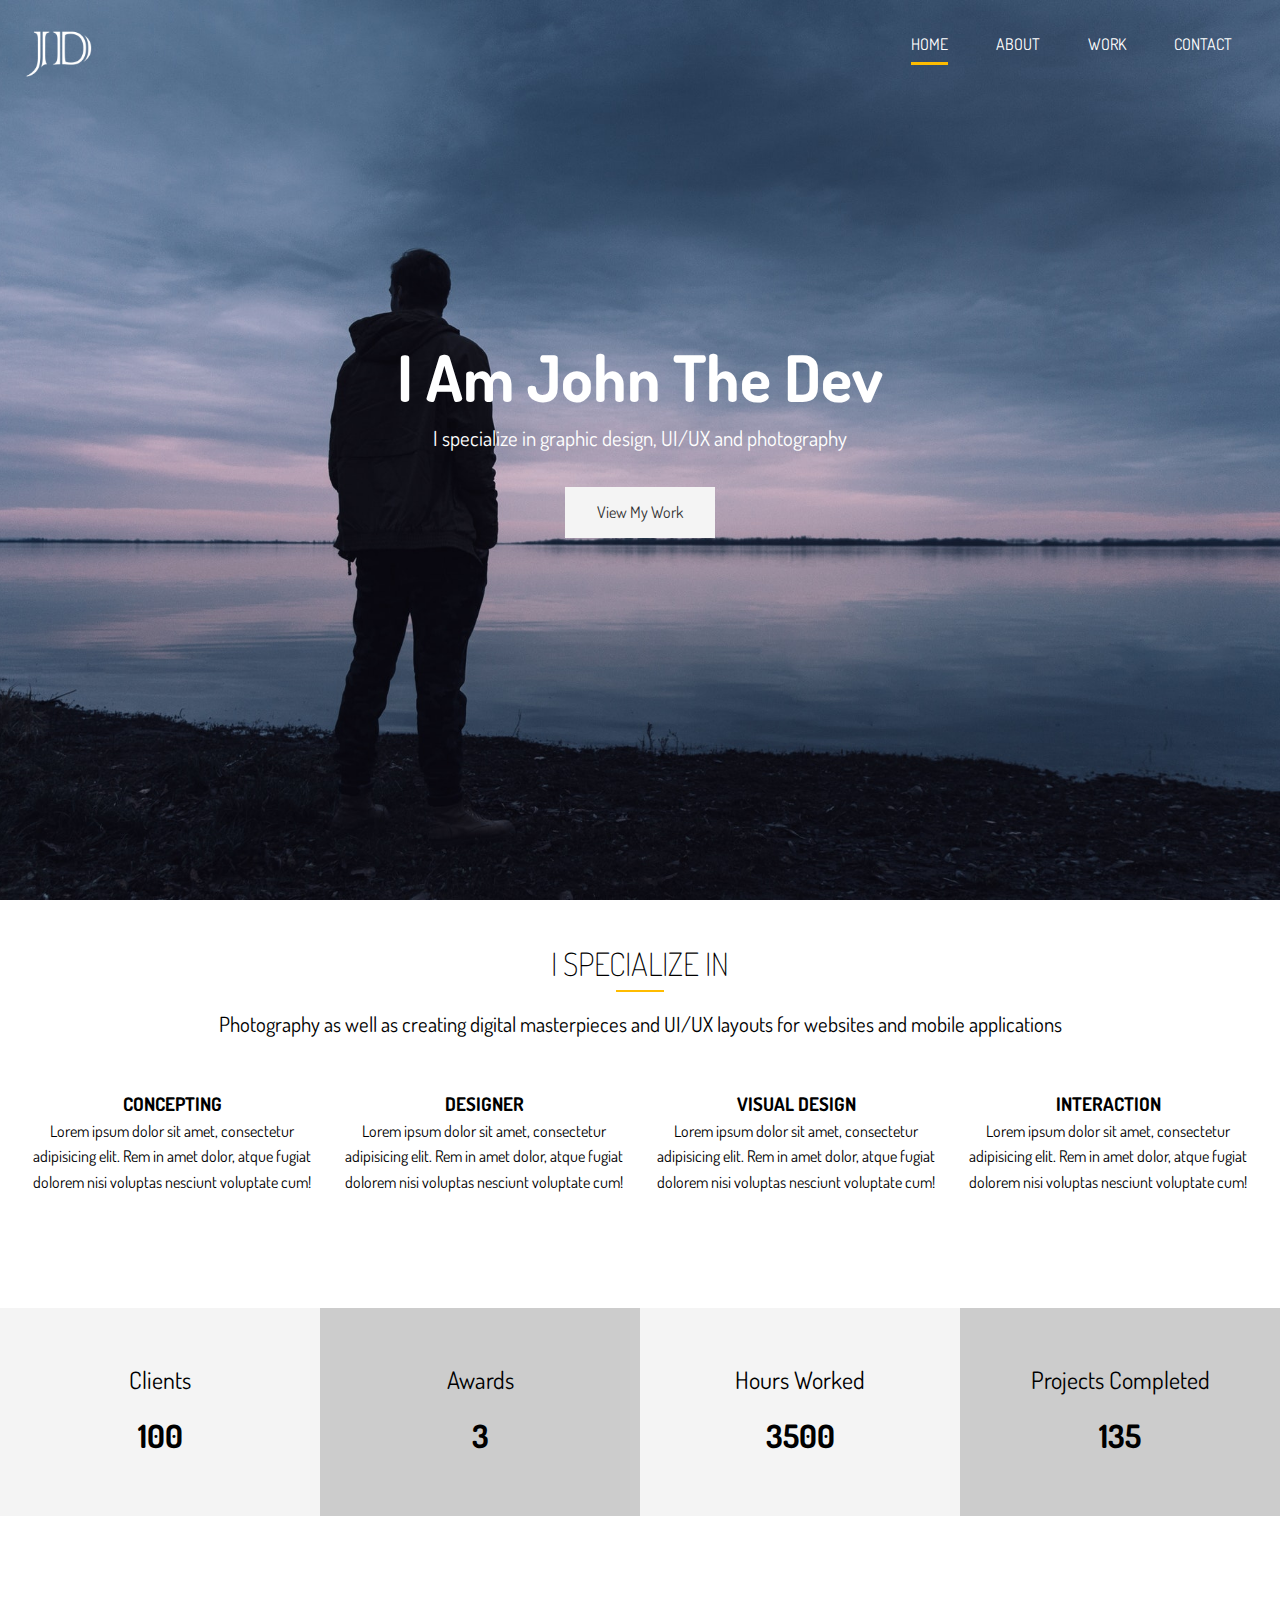
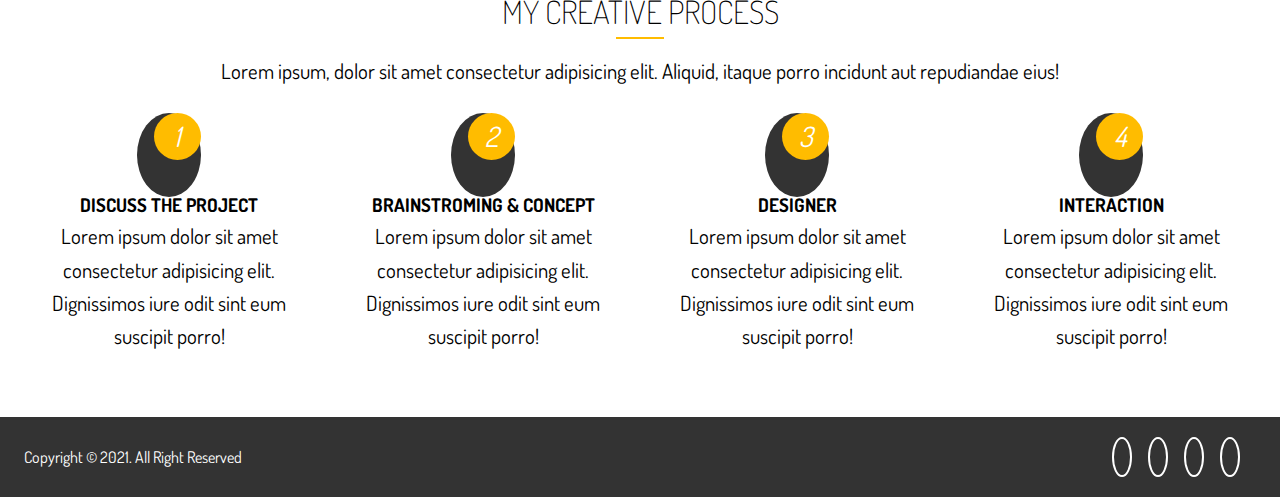
<file: index.html>
<!DOCTYPE html>
<html lang="en">
  <head>
    <meta charset="UTF-8" />
    <meta http-equiv="X-UA-Compatible" content="IE=edge" />
    <meta name="viewport" content="width=device-width, initial-scale=1.0" />
    <title>John Doe | UI/UX Designer & Photographer</title>
    <link
      rel="stylesheet"
      href="https://cdnjs.cloudflare.com/ajax/libs/font-awesome/5.15.3/css/all.min.css"
      integrity="sha512-iBBXm8fW90+nuLcSKlbmrPcLa0OT92xO1BIsZ+ywDWZCvqsWgccV3gFoRBv0z+8dLJgyAHIhR35VZc2oM/gI1w=="
      crossorigin="anonymous"
    />
    <link
      href="https://fonts.googleapis.com/css2?family=Dosis:wght@400;700&display=swap"
      rel="stylesheet"
    />
    <link rel="stylesheet" href="./main.css" />
  </head>
  <body>
    <header id="header-home">
      <div class="container">
        <nav id="main-nav">
          <img src="./img/logo.png" alt="logo" id="logo" />
          <ul>
            <li><a class="current" href="index.html">Home</a></li>
            <li><a href="about.html">About</a></li>
            <li><a href="work.html">Work</a></li>
            <li><a href="contact.html">Contact</a></li>
          </ul>
        </nav>
        <div class="header-content">
          <h1>
            I Am John The
            <span
              class="txt-type"
              data-wait="300"
              data-words='["Developer", "Photographer", "Designer"]'
            ></span>
          </h1>
          <p class="lead">
            I specialize in graphic design, UI/UX and photography
          </p>
          <a href="work.html" class="btn-light">View My Work</a>
        </div>
      </div>
    </header>

    <!-- Section: A Specialize  -->

    <section id="home-a" class="text-center py-2">
      <div class="container">
        <h2 class="section-title">I Specialize In</h2>
        <div class="bottom-line"></div>
        <p class="lead">
          Photography as well as creating digital masterpieces and UI/UX layouts
          for websites and mobile applications
        </p>
        <div class="specials">
          <div>
            <i class="fas fa-file-alt fa-2x"></i>
            <h3>Concepting</h3>
            <p>
              Lorem ipsum dolor sit amet, consectetur adipisicing elit. Rem in
              amet dolor, atque fugiat dolorem nisi voluptas nesciunt voluptate
              cum!
            </p>
          </div>
          <div>
            <i class="fas fa-desktop fa-2x"></i>
            <h3>Designer</h3>
            <p>
              Lorem ipsum dolor sit amet, consectetur adipisicing elit. Rem in
              amet dolor, atque fugiat dolorem nisi voluptas nesciunt voluptate
              cum!
            </p>
          </div>
          <div>
            <i class="fas fa-object-ungroup fa-2x"></i>
            <h3>Visual Design</h3>
            <p>
              Lorem ipsum dolor sit amet, consectetur adipisicing elit. Rem in
              amet dolor, atque fugiat dolorem nisi voluptas nesciunt voluptate
              cum!
            </p>
          </div>
          <div>
            <i class="fas fa-thumbs-up fa-2x"></i>
            <h3>Interaction</h3>
            <p>
              Lorem ipsum dolor sit amet, consectetur adipisicing elit. Rem in
              amet dolor, atque fugiat dolorem nisi voluptas nesciunt voluptate
              cum!
            </p>
          </div>
        </div>
      </div>
    </section>

    <!-- Section B: Stats -->

    <section id="home-b" class="text-center py-2">
      <div class="stats">
        <div>
          <ul>
            <li><i class="fas fa-users fa-3x"></i></li>
            <li class="stats-title">Clients</li>
            <li class="stats-number">100</li>
          </ul>
        </div>
        <div>
          <ul>
            <li><i class="fas fa-award fa-3x"></i></li>
            <li class="stats-title">Awards</li>
            <li class="stats-number">3</li>
          </ul>
        </div>
        <div>
          <ul>
            <li><i class="fas fa-hourglass-start fa-3x"></i></li>
            <li class="stats-title">Hours Worked</li>
            <li class="stats-number">3500</li>
          </ul>
        </div>
        <div>
          <ul>
            <li><i class="fas fa-code-branch fa-3x"></i></li>
            <li class="stats-title">Projects Completed</li>
            <li class="stats-number">135</li>
          </ul>
        </div>
      </div>
    </section>

    <!-- Section C: Process -->

    <section id="home-c" class="text-center py-2">
      <div class="container">
        <h2 class="section-title">My Creative Process</h2>
        <div class="bottom-line"></div>
        <p class="lead">
          Lorem ipsum, dolor sit amet consectetur adipisicing elit. Aliquid,
          itaque porro incidunt aut repudiandae eius!
        </p>
        <div class="process">
          <div>
            <i class="fas fa-file-alt fa-4x process-icon my-2">
              <div class="process-step">1</div>
            </i>
            <h3>Discuss The Project</h3>
            <p class="lead">
              Lorem ipsum dolor sit amet consectetur adipisicing elit.
              Dignissimos iure odit sint eum suscipit porro!
            </p>
          </div>
          <div>
            <i class="fas fa-desktop fa-4x process-icon my-2">
              <div class="process-step">2</div>
            </i>
            <h3>Brainstroming & Concept</h3>
            <p class="lead">
              Lorem ipsum dolor sit amet consectetur adipisicing elit.
              Dignissimos iure odit sint eum suscipit porro!
            </p>
          </div>
          <div>
            <i class="fas fa-object-ungroup fa-4x process-icon my-2">
              <div class="process-step">3</div>
            </i>
            <h3>Designer</h3>
            <p class="lead">
              Lorem ipsum dolor sit amet consectetur adipisicing elit.
              Dignissimos iure odit sint eum suscipit porro!
            </p>
          </div>
          <div>
            <i class="fas fa-thumbs-up fa-4x process-icon my-2">
              <div class="process-step">4</div>
            </i>
            <h3>Interaction</h3>
            <p class="lead">
              Lorem ipsum dolor sit amet consectetur adipisicing elit.
              Dignissimos iure odit sint eum suscipit porro!
            </p>
          </div>
        </div>
      </div>
    </section>

    <footer id="main-footer">
      <div class="footer-content container">
        <p>Copyright &copy; 2021. All Right Reserved</p>
        <div class="social">
          <i class="fab fa-twitter"></i>
          <i class="fab fa-facebook"></i>
          <i class="fab fa-instagram"></i>
          <i class="fab fa-linkedin"></i>
        </div>
      </div>
    </footer>

    <script src="./typewriter.js"></script>
  </body>
</html>
</file>
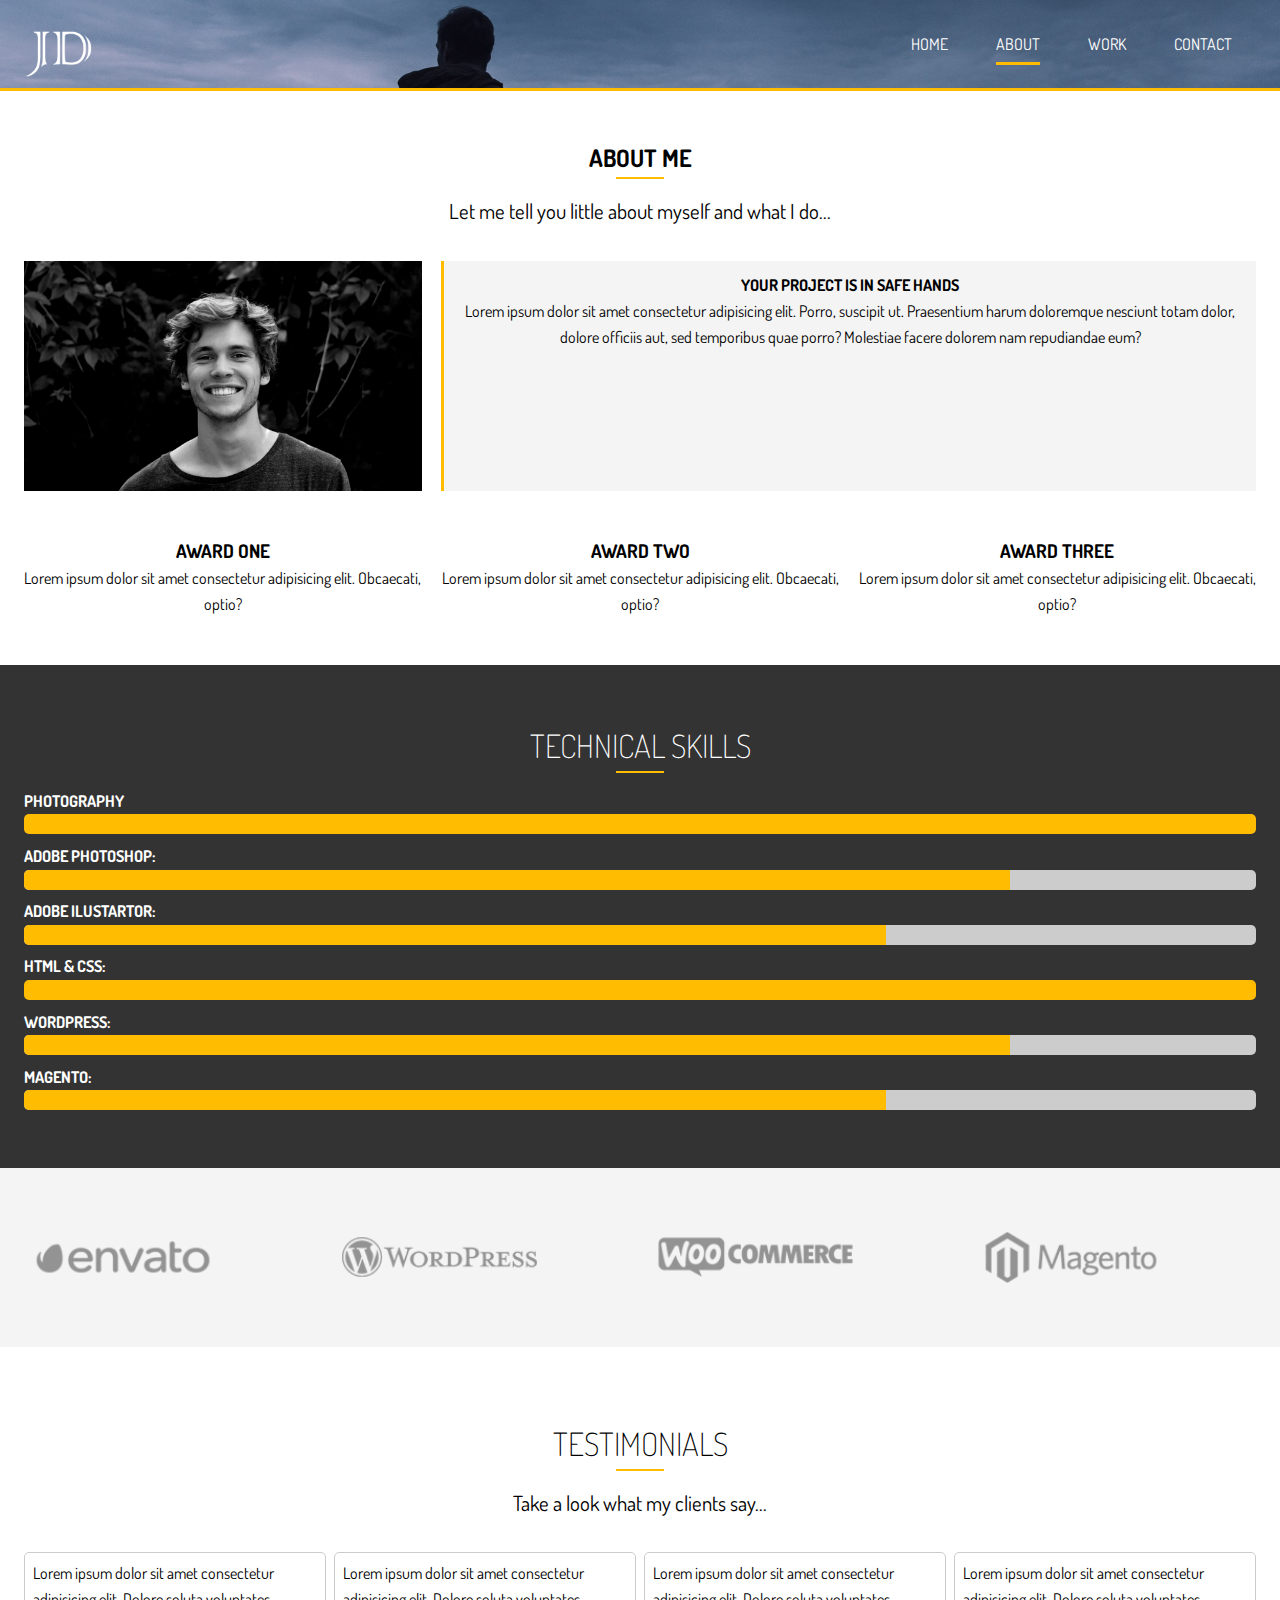
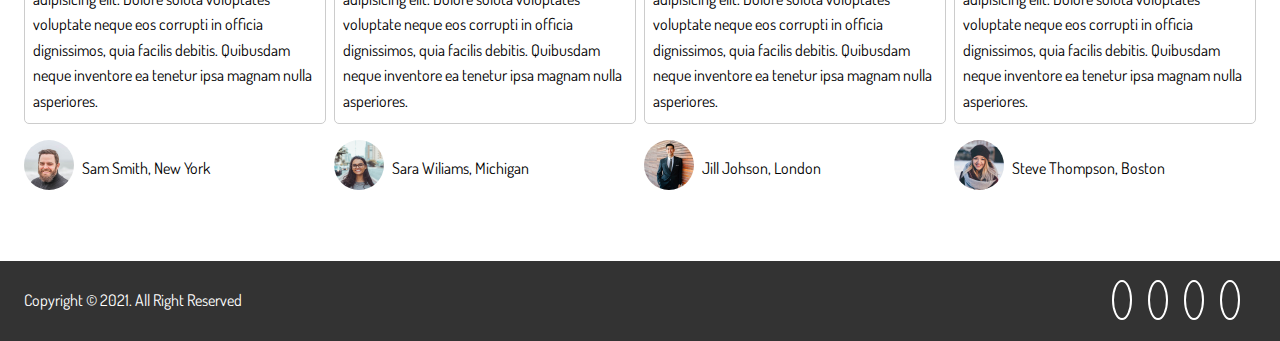
<file: about.html>
<!DOCTYPE html>
<html lang="en">
  <head>
    <meta charset="UTF-8" />
    <meta http-equiv="X-UA-Compatible" content="IE=edge" />
    <meta name="viewport" content="width=device-width, initial-scale=1.0" />
    <title>John Doe | About Me</title>
    <link
      rel="stylesheet"
      href="https://cdnjs.cloudflare.com/ajax/libs/font-awesome/5.15.3/css/all.min.css"
      integrity="sha512-iBBXm8fW90+nuLcSKlbmrPcLa0OT92xO1BIsZ+ywDWZCvqsWgccV3gFoRBv0z+8dLJgyAHIhR35VZc2oM/gI1w=="
      crossorigin="anonymous"
    />
    <link
      href="https://fonts.googleapis.com/css2?family=Dosis:wght@400;700&display=swap"
      rel="stylesheet"
    />
    <link rel="stylesheet" href="./main.css" />
  </head>
  <body>
    <header id="header-inner">
      <div class="container">
        <nav id="main-nav">
          <img src="./img/logo.png" alt="logo" id="logo" />
          <ul>
            <li><a href="index.html">Home</a></li>
            <li><a class="current" href="about.html">About</a></li>
            <li><a href="work.html">Work</a></li>
            <li><a href="contact.html">Contact</a></li>
          </ul>
        </nav>
      </div>
    </header>

    <!-- Section A: Info -->

    <section id="about-a" class="text-center py-3">
      <div class="container">
        <h2 class="seciton-title">About Me</h2>
        <div class="bottom-line"></div>
        <p class="lead">Let me tell you little about myself and what I do...</p>
        <div class="about-info">
          <img class="bio-image" src="./img/about.jpg" alt="" />
          <div class="bio bg-light">
            <h4>Your Project Is In Safe Hands</h4>
            <p>
              Lorem ipsum dolor sit amet consectetur adipisicing elit. Porro,
              suscipit ut. Praesentium harum doloremque nesciunt totam dolor,
              dolore officiis aut, sed temporibus quae porro? Molestiae facere
              dolorem nam repudiandae eum?
            </p>
          </div>
          <div class="award-1">
            <i class="fas fa-award fa-3x"></i>
            <h3>Award One</h3>
            <p>
              Lorem ipsum dolor sit amet consectetur adipisicing elit.
              Obcaecati, optio?
            </p>
          </div>
          <div class="award-2">
            <i class="fas fa-award fa-3x"></i>
            <h3>Award Two</h3>
            <p>
              Lorem ipsum dolor sit amet consectetur adipisicing elit.
              Obcaecati, optio?
            </p>
          </div>
          <div class="award-3">
            <i class="fas fa-award fa-3x"></i>
            <h3>Award Three</h3>
            <p>
              Lorem ipsum dolor sit amet consectetur adipisicing elit.
              Obcaecati, optio?
            </p>
          </div>
        </div>
      </div>
    </section>

    <!-- Section B: Progress Bars -->

    <section id="about-b" class="bg-dark py-3">
      <div class="container">
        <h2 class="section-title">Technical Skills</h2>
        <div class="bottom-line"></div>
        <h4>Photography</h4>
        <div class="progress">
          <div style="width: 100%"></div>
        </div>
        <h4>Adobe Photoshop:</h4>
        <div class="progress">
          <div style="width: 80%"></div>
        </div>
        <h4>Adobe Ilustartor:</h4>
        <div class="progress">
          <div style="width: 70%"></div>
        </div>
        <h4>HTML & CSS:</h4>
        <div class="progress">
          <div style="width: 100%"></div>
        </div>
        <h4>Wordpress:</h4>
        <div class="progress">
          <div style="width: 80%"></div>
        </div>
        <h4>Magento:</h4>
        <div class="progress">
          <div style="width: 70%"></div>
        </div>
      </div>
    </section>

    <!-- Section C: Logos -->

    <section id="about-c" class="py-4 bg-light">
      <div class="container">
        <div class="about-logos">
          <img src="./img/about-logos/logo-envato.png" alt="" />
          <img src="./img/about-logos/logo-wordpress.png" alt="" />
          <img src="./img/about-logos/logo-woocommerce.png" alt="" />
          <img src="./img/about-logos/logo-magento.png" alt="" />
        </div>
      </div>
    </section>

    <!-- Section D: Testimonials -->

    <section id="about-d" class="py-4">
      <div class="container">
        <h2 class="section-title">Testimonials</h2>
        <div class="bottom-line"></div>
        <p class="lead text-center">Take a look what my clients say...</p>
        <div class="testimonials">
          <div>
            <p>
              Lorem ipsum dolor sit amet consectetur adipisicing elit. Dolore
              soluta voluptates voluptate neque eos corrupti in officia
              dignissimos, quia facilis debitis. Quibusdam neque inventore ea
              tenetur ipsa magnam nulla asperiores.
            </p>
            <ul>
              <li><img src="./img/testimonials/person1.jpg" alt="" /></li>
              <li>Sam Smith, New York</li>
            </ul>
          </div>
          <div>
            <p>
              Lorem ipsum dolor sit amet consectetur adipisicing elit. Dolore
              soluta voluptates voluptate neque eos corrupti in officia
              dignissimos, quia facilis debitis. Quibusdam neque inventore ea
              tenetur ipsa magnam nulla asperiores.
            </p>

            <ul>
              <li><img src="./img/testimonials/person2.jpg" alt="" /></li>
              <li>Sara Wiliams, Michigan</li>
            </ul>
          </div>
          <div>
            <p>
              Lorem ipsum dolor sit amet consectetur adipisicing elit. Dolore
              soluta voluptates voluptate neque eos corrupti in officia
              dignissimos, quia facilis debitis. Quibusdam neque inventore ea
              tenetur ipsa magnam nulla asperiores.
            </p>

            <ul>
              <li><img src="./img/testimonials/person3.jpg" alt="" /></li>
              <li>Jill Johson, London</li>
            </ul>
          </div>
          <div>
            <p>
              Lorem ipsum dolor sit amet consectetur adipisicing elit. Dolore
              soluta voluptates voluptate neque eos corrupti in officia
              dignissimos, quia facilis debitis. Quibusdam neque inventore ea
              tenetur ipsa magnam nulla asperiores.
            </p>
            <ul>
              <li><img src="./img/testimonials/person4.jpg" alt="" /></li>
              <li>Steve Thompson, Boston</li>
            </ul>
          </div>
        </div>
      </div>
    </section>

    <footer id="main-footer">
      <div class="footer-content container">
        <p>Copyright &copy; 2021. All Right Reserved</p>
        <div class="social">
          <i class="fab fa-twitter"></i>
          <i class="fab fa-facebook"></i>
          <i class="fab fa-instagram"></i>
          <i class="fab fa-linkedin"></i>
        </div>
      </div>
    </footer>
  </body>
</html>
</file>
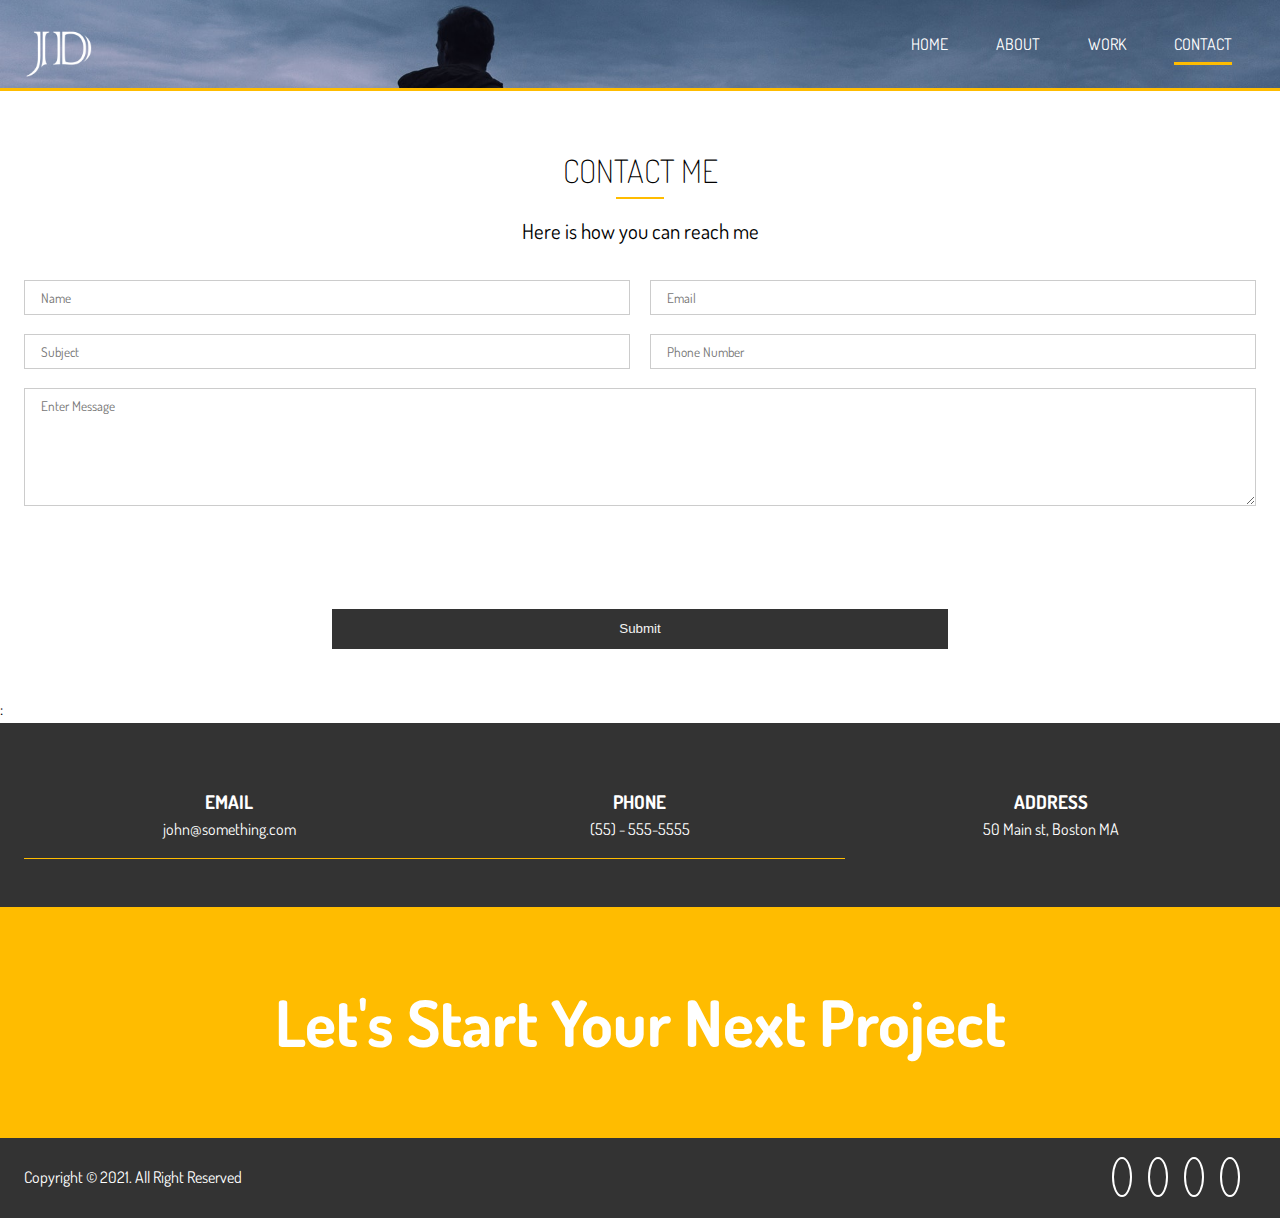
<file: contact.html>
<!DOCTYPE html>
<html lang="en">
  <head>
    <meta charset="UTF-8" />
    <meta http-equiv="X-UA-Compatible" content="IE=edge" />
    <meta name="viewport" content="width=device-width, initial-scale=1.0" />
    <title>John Doe | Contact Me</title>
    <link
      rel="stylesheet"
      href="https://cdnjs.cloudflare.com/ajax/libs/font-awesome/5.15.3/css/all.min.css"
      integrity="sha512-iBBXm8fW90+nuLcSKlbmrPcLa0OT92xO1BIsZ+ywDWZCvqsWgccV3gFoRBv0z+8dLJgyAHIhR35VZc2oM/gI1w=="
      crossorigin="anonymous"
    />
    <link
      href="https://fonts.googleapis.com/css2?family=Dosis:wght@400;700&display=swap"
      rel="stylesheet"
    />
    <link rel="stylesheet" href="./main.css" />
  </head>
  <body>
    <header id="header-inner">
      <div class="container">
        <nav id="main-nav">
          <img src="./img/logo.png" alt="logo" id="logo" />
          <ul>
            <li><a href="index.html">Home</a></li>
            <li><a href="about.html">About</a></li>
            <li><a href="work.html">Work</a></li>
            <li><a class="current" href="contact.html">Contact</a></li>
          </ul>
        </nav>
      </div>
    </header>

    <!-- Section A: Contact Form -->

    <section id="contact-a" class="text-center py-3">
      <div class="container">
        <h2 class="section-title">Contact Me</h2>
        <div class="bottom-line"></div>
        <p class="lead">Here is how you can reach me</p>
        <form
          name="contact"
          method="POST"
          data-netlify="true"
          data-netlify-recaptcha="true"
        >
          <div class="text-fields">
            <input
              type="text"
              class="text-input name-input"
              placeholder="Name"
              name="name"
            />
            <input
              type="text"
              class="text-input subject-input"
              placeholder="Subject"
              name="subject"
            />
            <input
              type="email"
              class="text-input email-input"
              placeholder="Email"
              name="email"
            />
            <input
              type="text"
              class="text-input phone-input"
              placeholder="Phone Number"
              name="phone"
            />
            <textarea
              name="message"
              class="text-input message-input"
              placeholder="Enter Message"
            ></textarea>
            <div class="my-2">
              <div data-netlify-recaptcha="true"></div>
            </div>
          </div>
          <button type="submit" class="btn-dark">Submit</button>
        </form>
      </div>
    </section>
    :

    <!-- Section B: Contact Info -->

    <section id="contact-b" class="py-3 bg-dark">
      <div class="container">
        <div class="contact-info">
          <div>
            <i class="fas fa-envelope fa-2x"></i>
            <h3>Email</h3>
            <p>john@something.com</p>
          </div>
          <div>
            <i class="fas fa-phone fa-2x"></i>
            <h3>Phone</h3>
            <p>(55) - 555-5555</p>
          </div>
          <div>
            <i class="fas fa-address-card fa-2x"></i>
            <h3>Address</h3>
            <p>50 Main st, Boston MA</p>
          </div>
        </div>
      </div>
    </section>

    <!-- Section C: Tagline -->

    <section id="contact-c" class="bg-main py-4">
      <div class="container">
        <h1>Let's Start Your Next Project</h1>
      </div>
    </section>

    <footer id="main-footer">
      <div class="footer-content container">
        <p>Copyright &copy; 2021. All Right Reserved</p>
        <div class="social">
          <i class="fab fa-twitter"></i>
          <i class="fab fa-facebook"></i>
          <i class="fab fa-instagram"></i>
          <i class="fab fa-linkedin"></i>
        </div>
      </div>
    </footer>
  </body>
</html>
</file>
<file: main.css>
.container {
  max-width: 1280px;
  padding: 0 1.5rem;
  margin: auto;
  overflow: hidden;
}

.btn-main, .btn-light, .btn-dark {
  display: inline-block;
  padding: 0.8rem 2rem;
  -webkit-transition: all 0.5s;
  transition: all 0.5s;
  border: none;
  cursor: pointer;
}

input,
textarea {
  font-family: inherit;
  border: 1px solid #ccc;
}

input:focus,
textarea:focus {
  outline: none;
  border: 1px solid #ffbc00;
}

.btn-main {
  color: #333;
  background-color: #ffbc00;
}

.btn-light {
  color: #333;
  background-color: #f4f4f4;
}

.btn-dark {
  color: #f4f4f4;
  background-color: #333;
}

button[class^="btn-"]:hover,
a[class^="btn-"]:hover,
input[class^="btn-"]:hover {
  background-color: #ffbc00;
}

.bg-main {
  background: #ffbc00;
  color: #fff;
}

.bg-dark {
  background: #333;
  color: #fff;
}

.bg-light {
  background: #f4f4f4;
  color: #000;
}

.bg-medium {
  background: #ccc;
  color: #000;
}

.lead {
  font-size: 1.3rem;
  margin-bottom: 2rem;
}

.text-center {
  text-align: center;
}

.py-1 {
  padding: 1rem 0;
}

.py-2 {
  padding: 2rem 0;
}

.py-3 {
  padding: 3rem 0;
}

.py-4 {
  padding: 4rem 0;
}

.my-1 {
  margin: 1rem 0;
}

.my-2 {
  margin: 2rem 0;
}

.my-3 {
  margin: 3rem 0;
}

.my-4 {
  margin: 4rem 0;
}

.section-title {
  font-size: 2rem;
  display: block;
  padding-top: 0.4rem;
  text-align: center;
  font-weight: 100;
  text-transform: uppercase;
}

.bottom-line {
  height: 2px;
  width: 3rem;
  background: #ffbc00;
  display: block;
  margin: 0 auto 1rem auto;
}

.items {
  display: -ms-grid;
  display: grid;
  -ms-grid-columns: (1fr)[3];
      grid-template-columns: repeat(3, 1fr);
  -webkit-box-shadow: 0 5px 10px 0 rgba(0, 0, 0, 0.3);
          box-shadow: 0 5px 10px 0 rgba(0, 0, 0, 0.3);
}

.item {
  position: relative;
  background: #ffbc00;
  overflow: hidden;
}

.item::after {
  content: "";
  position: absolute;
  display: block;
  background: inherit;
  opacity: 0.9;
  top: 0;
  left: 0;
  width: 100%;
  height: 100%;
  -webkit-transform: scale(2) translateX(-75%) translateY(-75%) rotate(-28deg);
          transform: scale(2) translateX(-75%) translateY(-75%) rotate(-28deg);
  -webkit-transition: all 3s cubic-bezier(0.2, 1, 0.3, 1);
  transition: all 3s cubic-bezier(0.2, 1, 0.3, 1);
}

.item:hover::after {
  -webkit-transform: scale(2) translateX(0) translateY(0) rotate(-28deg);
          transform: scale(2) translateX(0) translateY(0) rotate(-28deg);
}

.item-image {
  height: auto;
  display: block;
  -webkit-transform: translateZ(0);
          transform: translateZ(0);
  -webkit-transition: -webkit-transform 750ms cubic-bezier(0.2, 1, 0.3, 1);
  transition: -webkit-transform 750ms cubic-bezier(0.2, 1, 0.3, 1);
  transition: transform 750ms cubic-bezier(0.2, 1, 0.3, 1);
  transition: transform 750ms cubic-bezier(0.2, 1, 0.3, 1), -webkit-transform 750ms cubic-bezier(0.2, 1, 0.3, 1);
}

.item-image::before {
  content: "";
  display: block;
  padding-top: 75%;
  overflow: hidden;
}

.item-image img {
  position: absolute;
  top: 0;
  left: 0;
  width: 100%;
  height: auto;
  line-height: 0;
}

.item:hover .item-image {
  -webkit-transform: scale(1.2);
          transform: scale(1.2);
}

.item-text {
  position: absolute;
  top: 0;
  left: 0;
  right: 0;
  bottom: 0;
  opacity: 0;
  text-align: center;
  z-index: 1;
  color: #fff;
  -webkit-transform: translateY(-20%);
          transform: translateY(-20%);
  -webkit-transition: opacity 500ms cubic-bezier(0.2, 1, 0.3, 1), -webkit-transform 500ms cubic-bezier(0.2, 1, 0.3, 1);
  transition: opacity 500ms cubic-bezier(0.2, 1, 0.3, 1), -webkit-transform 500ms cubic-bezier(0.2, 1, 0.3, 1);
  transition: opacity 500ms cubic-bezier(0.2, 1, 0.3, 1), transform 500ms cubic-bezier(0.2, 1, 0.3, 1);
  transition: opacity 500ms cubic-bezier(0.2, 1, 0.3, 1), transform 500ms cubic-bezier(0.2, 1, 0.3, 1), -webkit-transform 500ms cubic-bezier(0.2, 1, 0.3, 1);
  -webkit-transition-delay: 0.5s;
          transition-delay: 0.5s;
}

.item:hover .item-text {
  opacity: 1;
  -webkit-transform: translateY(0);
          transform: translateY(0);
}

.item-text-wrap {
  width: 100%;
  position: absolute;
  top: 50%;
  -webkit-transform: translateY(-50%);
          transform: translateY(-50%);
}

.item-text-title {
  font-size: 2rem;
  padding: 0 1rem;
  margin: 5px 0 0 0;
}

.item-text-category {
  text-transform: uppercase;
  font-size: 1.2rem;
  opacity: 0.7;
  margin: 0;
}

* {
  margin: 0;
  padding: 0;
}

body {
  font-family: "Dosis", sans-serif;
  line-height: 1.6;
  background: #fff;
}

a {
  text-decoration: none;
  color: #333;
}

ul {
  list-style: none;
}

h2,
h3,
h4 {
  text-transform: uppercase;
}

img {
  width: 100%;
}

#logo {
  width: 70px;
  height: 70px;
  color: #fff;
  text-transform: uppercase;
}

#main-nav {
  display: -webkit-box;
  display: -ms-flexbox;
  display: flex;
  -webkit-box-pack: justify;
      -ms-flex-pack: justify;
          justify-content: space-between;
  padding-top: 1rem;
}

#main-nav ul {
  display: -webkit-box;
  display: -ms-flexbox;
  display: flex;
}

#main-nav li {
  padding: 1rem 1.5rem;
}

#main-nav a {
  text-decoration: none;
  color: #fff;
  text-transform: uppercase;
  border-bottom: 3px transparent solid;
  padding-bottom: 0.5rem;
  -webkit-transition: border-color 0.5s;
  transition: border-color 0.5s;
}

#main-nav a:hover {
  border-color: #ccc;
}

#main-nav a.current {
  border-color: #ffbc00;
}

#header-home {
  background: url(./img/showcase.jpg) no-repeat center right/cover;
  height: 100vh;
  color: #fff;
}

#header-home .header-content {
  text-align: center;
  padding-top: 20%;
}

#header-home .header-content h1 {
  font-size: 4rem;
  line-height: 1.4;
}

#header-inner {
  background: url(./img/showcase.jpg) no-repeat 20% 30%/cover;
  height: 5.5rem;
  border-bottom: 3px solid #ffbc00;
}

#home-a .specials {
  margin-top: 3rem;
  display: -ms-grid;
  display: grid;
  grid-gap: 1rem;
  -ms-grid-columns: (1fr)[4];
      grid-template-columns: repeat(4, 1fr);
}

#home-a .specials .fas {
  color: #ffbc00;
  padding-bottom: 0.4rem;
}

#home-b .stats {
  margin-top: 3rem;
  display: -ms-grid;
  display: grid;
  -ms-grid-columns: (1fr)[4];
      grid-template-columns: repeat(4, 1fr);
}

#home-b .stats li {
  line-height: 2;
}

#home-b .stats li.stats-title {
  font-size: 1.5rem;
}

#home-b .stats li.stats-number {
  font-size: 2rem;
  font-weight: bold;
}

#home-b .stats div {
  padding: 3rem 0;
}

#home-b .stats div:nth-child(odd) {
  background: #f4f4f4;
}

#home-b .stats div:nth-child(even) {
  background: #ccc;
}

#home-c .process {
  display: -ms-grid;
  display: grid;
  -ms-grid-columns: (1fr)[4];
      grid-template-columns: repeat(4, 1fr);
  gap: 1.5rem;
  text-align: center;
}

#home-c .process-step {
  position: absolute;
  top: 0;
  right: 0;
  font-size: 28px;
  color: #fff;
  background-color: #ffbc00;
  border-radius: 50%;
  height: 15px;
  width: 15px;
  line-height: 15px;
  padding: 1rem;
  -webkit-transition: all 1s;
  transition: all 1s;
}

#home-c .process-icon {
  border-radius: 50%;
  background: #333;
  color: #fff;
  padding: 2rem;
  width: 70px;
  height: 70px;
  line-height: 70px;
  text-align: center;
  position: relative;
  -webkit-transition: all 1s;
  transition: all 1s;
}

#home-c .process-icon:hover {
  background: #ffbc00;
  width: 90px;
  height: 90px;
  line-height: 90px;
}

#home-c .process-icon:hover .process-step {
  background: #333;
  color: #fff;
}

#about-a .about-info {
  display: -ms-grid;
  display: grid;
      grid-template-areas: "bioimage bio bio" "aw1 aw2 aw3";
  gap: 1.2rem;
}

#about-a .bio-image {
  -ms-grid-row: 1;
  -ms-grid-column: 1;
  grid-area: bioimage;
}

#about-a .bio {
  -ms-grid-row: 1;
  -ms-grid-column: 2;
  -ms-grid-column-span: 2;
  grid-area: bio;
  border-left: 3px solid #ffbc00;
  padding: 0.8rem;
}

#about-a .award-1 {
  -ms-grid-row: 2;
  -ms-grid-column: 1;
  grid-area: aw1;
}

#about-a .award-2 {
  -ms-grid-row: 2;
  -ms-grid-column: 2;
  grid-area: aw2;
}

#about-a .award-3 {
  -ms-grid-row: 2;
  -ms-grid-column: 3;
  grid-area: aw3;
}

#about-a .award-1 .fas,
#about-a .award-2 .fas,
#about-a .award-3 .fas {
  color: #ffbc00;
  margin: 1rem;
}

#about-b .progress {
  overflow: hidden;
  height: 20px;
  background: #ccc;
  border-radius: 5px;
  margin-bottom: 0.6rem;
}

#about-b .progress div {
  height: 100%;
  color: #fff;
  text-align: center;
  background: #ffbc00;
}

#about-c .about-logos {
  display: -ms-grid;
  display: grid;
  -ms-grid-columns: (1fr)[4];
      grid-template-columns: repeat(4, 1fr);
  gap: 2rem;
}

#about-c .about-logos img {
  width: 70%;
}

#about-d .testimonials {
  display: -ms-grid;
  display: grid;
  -ms-grid-columns: (1fr)[4];
      grid-template-columns: repeat(4, 1fr);
  gap: 0.5rem;
}

#about-d .testimonials ul {
  list-style: none;
  margin-top: 1rem;
  display: -webkit-box;
  display: -ms-flexbox;
  display: flex;
  -webkit-box-align: center;
      -ms-flex-align: center;
          align-items: center;
}

#about-d .testimonials p {
  border: 1px solid #ccc;
  border-radius: 5px;
  padding: 0.5rem;
}

#about-d .testimonials img {
  width: 50px;
  height: 50px;
  border-radius: 50%;
  margin-right: 0.5rem;
}

#contact-a .text-fields {
  display: -ms-grid;
  display: grid;
      grid-template-areas: "name email" "subject phone" "message message";
  gap: 1.2rem;
  margin-bottom: 1.2rem;
}

#contact-a .text-fields .name-input {
  -ms-grid-row: 1;
  -ms-grid-column: 1;
  grid-area: name;
}

#contact-a .text-fields .email-input {
  -ms-grid-row: 1;
  -ms-grid-column: 2;
  grid-area: email;
}

#contact-a .text-fields .subject-input {
  -ms-grid-row: 2;
  -ms-grid-column: 1;
  grid-area: subject;
}

#contact-a .text-fields .phone-input {
  -ms-grid-row: 2;
  -ms-grid-column: 2;
  grid-area: phone;
}

#contact-a .text-fields .message-input {
  -ms-grid-row: 3;
  -ms-grid-column: 1;
  -ms-grid-column-span: 2;
  grid-area: message;
  min-height: 100px;
}

#contact-a .text-fields .text-input {
  padding: 0.5rem 1rem;
}

#contact-a button[type="submit"] {
  width: 50%;
}

#contact-b .contact-info {
  display: -ms-grid;
  display: grid;
  -ms-grid-columns: (1fr)[3];
      grid-template-columns: repeat(3, 1fr);
  text-align: center;
}

#contact-b .contact-info div {
  padding: 1rem;
  border-bottom: 1px solid #ffbc00;
}

#contact-b .contact-info div:last-child {
  border: none;
}

#contact-c h1 {
  text-align: center;
  font-size: 4rem;
}

#main-footer {
  background: #333;
  color: #fff;
  height: 5rem;
}

#main-footer .footer-content {
  display: -webkit-box;
  display: -ms-flexbox;
  display: flex;
  -webkit-box-pack: justify;
      -ms-flex-pack: justify;
          justify-content: space-between;
  height: 5rem;
  -webkit-box-align: center;
      -ms-flex-align: center;
          align-items: center;
}

#main-footer .footer-content .social .fab {
  margin-right: 1rem;
  border: 2px #fff solid;
  border-radius: 50%;
  height: 20px;
  width: 20px;
  line-height: 20px;
  text-align: center;
  padding: 0.5rem;
}

#main-footer .footer-content .social .fab:hover {
  background: #ffbc00;
}

@media (max-width: 800px) {
  #header-home {
    height: 30rem;
  }
  #header-home .header-content {
    padding-top: 5rem;
  }
}

@media (max-width: 500px) {
  #main-nav {
    -webkit-box-orient: vertical;
    -webkit-box-direction: normal;
        -ms-flex-direction: column;
            flex-direction: column;
    -webkit-box-align: center;
        -ms-flex-align: center;
            align-items: center;
  }
  #main-nav li {
    padding: 1rem;
  }
  #header-home {
    height: 10rem;
    border-bottom: 3px solid #ffbc00;
    background-position: 20% 30%;
  }
  #header-home .header-content {
    display: none;
  }
  #header-inner {
    height: 10rem;
  }
  #home-a .specials,
  #home-b .stats,
  #home-c .process,
  #about-d .testimonials,
  .items {
    -ms-grid-columns: 1fr;
        grid-template-columns: 1fr;
  }
  #home-a .specials div {
    border-bottom: 1px solid #f4f4f4;
    padding-bottom: 1rem;
  }
  #home-a .specials div:last-child {
    border: none;
    padding-bottom: 0;
  }
  #home-b .stats div {
    padding: 2rem 0 1rem 0;
  }
  #about-a .about-info {
        grid-template-areas: "bioimage" "bio" "aw1" "aw2" "aw3";
  }
  #about-c {
    display: none;
  }
  #contact-a .text-fields {
        grid-template-areas: "name" "email" "subject" "phone" "message";
  }
  #contact-b .contact-info {
    -ms-grid-columns: 1fr;
        grid-template-columns: 1fr;
  }
  #contact-c h1 {
    font-size: 2rem;
  }
  #main-footer {
    height: 7rem;
  }
  #main-footer .footer-content {
    -webkit-box-orient: vertical;
    -webkit-box-direction: normal;
        -ms-flex-direction: column;
            flex-direction: column;
    padding: 1rem;
    height: 5rem;
  }
}

@media (max-height: 580px) {
  #header-home .header-content {
    padding-top: 3rem;
  }
}

@media (max-height: 330px) {
  #header-home .header-content h1 {
    font-size: 2rem;
  }
}
/*# sourceMappingURL=main.css.map */
</file>
